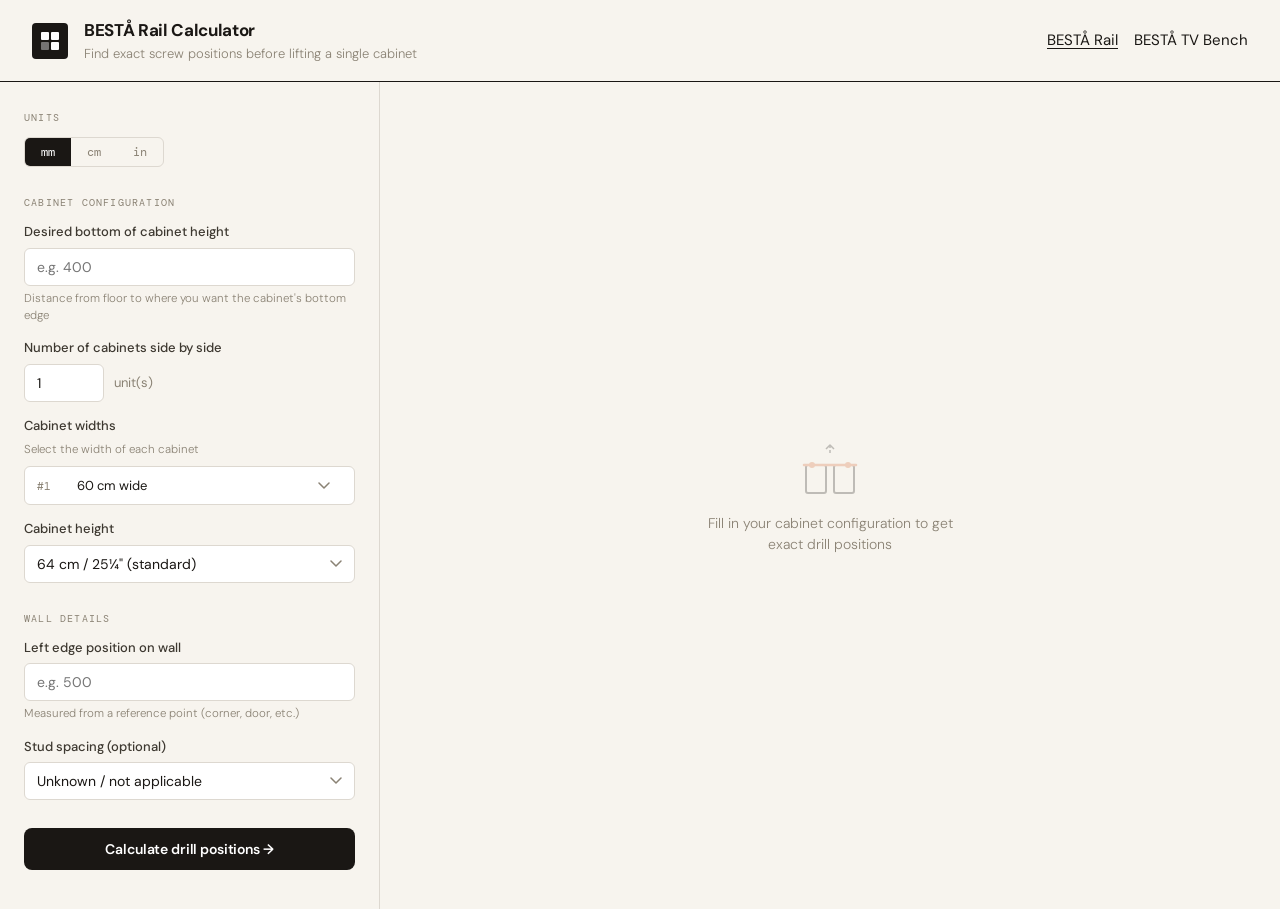
<file: index.html>
<!doctype html>
<html lang="en">
  <head>
    <meta charset="UTF-8" />
    <meta name="viewport" content="width=device-width, initial-scale=1.0" />
    <title>IKEA BESTÅ Suspension Rail Calculator — Exact Screw Positions</title>
    <meta name="description" content="Calculate exact wall screw positions for IKEA BESTÅ suspension rail installation. Supports 60 cm and 120 cm wide cabinet frames. Enter your layout, get precise measurements instantly — in mm, cm, or inches." />
    <meta name="keywords" content="IKEA BESTÅ, BESTÅ suspension rail, BESTÅ wall cabinet, wall cabinet installation, BESTÅ screw positions, BESTÅ rail calculator, IKEA wall mount, BESTÅ 60cm, BESTÅ 120cm" />
    <meta name="author" content="Westmoreland Creative" />
    <meta name="robots" content="index, follow" />
    <link rel="canonical" href="https://bestacalculator.com/" />

    <!-- Open Graph -->
    <meta property="og:type" content="website" />
    <meta property="og:url" content="https://bestacalculator.com/" />
    <meta property="og:site_name" content="BESTÅ Calculator" />
    <meta property="og:title" content="IKEA BESTÅ Suspension Rail Calculator — Exact Screw Positions" />
    <meta property="og:description" content="Calculate exact wall screw positions for IKEA BESTÅ suspension rail installation. Supports 60 cm and 120 cm wide cabinet frames." />
    <meta property="og:image" content="https://bestacalculator.com/og-image.png" />
    <meta property="og:locale" content="en_US" />

    <!-- Twitter Card -->
    <meta name="twitter:card" content="summary_large_image" />
    <meta name="twitter:title" content="IKEA BESTÅ Suspension Rail Calculator — Exact Screw Positions" />
    <meta name="twitter:description" content="Calculate exact wall screw positions for IKEA BESTÅ suspension rail installation. Supports 60 cm and 120 cm wide cabinet frames." />
    <meta name="twitter:image" content="https://bestacalculator.com/og-image.png" />

    <!-- Structured Data -->
    <script type="application/ld+json">
    {
      "@context": "https://schema.org",
      "@type": "WebApplication",
      "name": "IKEA BESTÅ Suspension Rail Calculator",
      "description": "Calculate exact wall screw positions for IKEA BESTÅ suspension rail installation. Supports 60 cm and 120 cm wide cabinet frames.",
      "url": "https://bestacalculator.com/",
      "applicationCategory": "UtilitiesApplication",
      "operatingSystem": "All",
      "isAccessibleForFree": true,
      "offers": {
        "@type": "Offer",
        "price": "0",
        "priceCurrency": "USD"
      },
      "author": {
        "@type": "Organization",
        "name": "Westmoreland Creative",
        "url": "https://westmorelandcreative.com"
      }
    }
    </script>

    <!-- Favicon / PWA -->
    <link rel="manifest" href="/manifest.webmanifest" />
    <meta name="theme-color" content="#1a1714" />

    <link rel="stylesheet" href="/styles.css" />
    <script
      async
      src="https://pagead2.googlesyndication.com/pagead/js/adsbygoogle.js?client=ca-pub-3399938065938082"
      crossorigin="anonymous"
    ></script>
    <script
      async
      src="https://www.googletagmanager.com/gtag/js?id=G-YNPZX0GEHW"
    ></script>
    <script>
      window.dataLayer = window.dataLayer || [];
      function gtag() {
        dataLayer.push(arguments);
      }
      gtag('js', new Date());

      gtag('config', 'G-YNPZX0GEHW');
    </script>
  </head>
  <body>
    <header>
      <div class="header-left">
        <div class="logo-mark">
          <svg
            viewBox="0 0 22 22"
            fill="none"
            xmlns="http://www.w3.org/2000/svg"
          >
            <rect x="2" y="2" width="8" height="8" rx="1" fill="white" />
            <rect x="12" y="2" width="8" height="8" rx="1" fill="white" />
            <rect
              x="2"
              y="12"
              width="8"
              height="8"
              rx="1"
              fill="white"
              opacity="0.4"
            />
            <rect x="12" y="12" width="8" height="8" rx="1" fill="white" />
          </svg>
        </div>
        <div>
          <h1>BESTÅ Rail Calculator</h1>
          <p>Find exact screw positions before lifting a single cabinet</p>
        </div>
      </div>
      <div class="header-right">
        <a class="active" href="/">BESTÅ Rail</a>
        <a href="/tv-bench">BESTÅ TV Bench</a>
      </div>
    </header>

    <div class="layout">
      <aside class="sidebar">
        <div>
          <div class="section-label">Units</div>
          <div class="units-toggle">
            <button class="active" onclick="setUnit('mm')">mm</button>
            <button onclick="setUnit('cm')">cm</button>
            <button onclick="setUnit('in')">in</button>
          </div>
        </div>

        <div>
          <div class="section-label">Cabinet configuration</div>
          <div class="field-group">
            <div class="field">
              <label>Desired bottom of cabinet height</label>
              <input
                type="number"
                id="bottom-height"
                placeholder="e.g. 400"
                min="0"
                step="1"
              />
              <div class="hint" id="bottom-hint">
                Distance from floor to where you want the cabinet's bottom edge
              </div>
            </div>

            <div class="field">
              <label>Number of cabinets side by side</label>
              <div class="cabinet-count">
                <input
                  type="number"
                  id="num-cabinets"
                  value="1"
                  min="1"
                  max="8"
                  step="1"
                  style="width: 80px"
                />
                <span style="font-size: 13px; color: var(--muted)"
                  >unit(s)</span
                >
              </div>
            </div>

            <div class="field">
              <label id="units-label">Cabinet widths</label>
              <div class="hint" style="margin-bottom: 8px">
                Select the width of each cabinet
              </div>
              <div id="cabinet-selects" class="field-group"></div>
            </div>

            <div class="field">
              <label>Cabinet height</label>
              <select id="cabinet-height">
                <option value="380">38 cm / 15" (short)</option>
                <option value="640" selected>64 cm / 25¼" (standard)</option>
              </select>
            </div>
          </div>
        </div>

        <div>
          <div class="section-label">Wall details</div>
          <div class="field-group">
            <div class="field">
              <label>Left edge position on wall</label>
              <input
                type="number"
                id="left-edge"
                placeholder="e.g. 500"
                min="0"
                step="1"
              />
              <div class="hint">
                Measured from a reference point (corner, door, etc.)
              </div>
            </div>
            <div class="field">
              <label>Stud spacing (optional)</label>
              <select id="stud-spacing">
                <option value="0">Unknown / not applicable</option>
                <option value="400">40 cm / 400 mm (European standard)</option>
                <option value="406">16" / 406 mm (North American)</option>
                <option value="600">60 cm / 600 mm (some European)</option>
                <option value="610">24" / 610 mm (North American alt)</option>
              </select>
            </div>
          </div>
        </div>

        <button class="btn-primary" onclick="calculate()">
          Calculate drill positions →
        </button>
      </aside>

      <main class="main">
        <div class="placeholder" id="placeholder">
          <svg width="64" height="64" viewBox="0 0 64 64" fill="none">
            <rect
              x="8"
              y="28"
              width="20"
              height="28"
              rx="2"
              stroke="#1A1714"
              stroke-width="2"
            />
            <rect
              x="36"
              y="28"
              width="20"
              height="28"
              rx="2"
              stroke="#1A1714"
              stroke-width="2"
            />
            <line
              x1="6"
              y1="28"
              x2="58"
              y2="28"
              stroke="#D4622A"
              stroke-width="2.5"
              stroke-linecap="round"
            />
            <circle cx="14" cy="28" r="3" fill="#D4622A" />
            <circle cx="50" cy="28" r="3" fill="#D4622A" />
            <line
              x1="32"
              y1="16"
              x2="32"
              y2="8"
              stroke="#1A1714"
              stroke-width="1.5"
              stroke-dasharray="3 2"
            />
            <polyline
              points="28,12 32,8 36,12"
              stroke="#1A1714"
              stroke-width="1.5"
              stroke-linejoin="round"
              fill="none"
            />
          </svg>
          <p>Fill in your cabinet configuration to get exact drill positions</p>
        </div>
        <div class="results" id="results" style="display: none"></div>
      </main>
    </div>

    <script>
      // ── Constants (all in mm) ──────────────────────────────────────────────
      const CABINET_WIDTHS_MM = { 60: 600, 120: 1200 };
      // The BESTA suspension rail hook engages near the very top of the cabinet.
      // Empirically confirmed on a 64 cm cabinet: bottom at 36.25 cm, screw centre at 95.6 cm
      // → offset = (36.25 + 64) - 95.6 = 4.65 cm = 46.5 mm
      const RAIL_SCREW_OFFSET_FROM_TOP = 46.5; // mm: how far below cabinet top the rail screw centre is
      // Rail width matches cabinet width (one 60cm rail per 60cm cabinet, two for 120cm)
      // The rail screw holes sit at the very top of the rail strip (≈ 10mm from rail's own top edge)
      // But from the CABINET's perspective: the hook on the cabinet back sits at top - 37mm

      // BESTA frame widths (nominal mm)
      // 60cm frame: 598mm actual
      // 120cm frame: 1196mm actual (gap between is ~4mm filler)
      const FRAME_ACTUAL = { 60: 598, 120: 1196 };

      let currentUnit = 'mm';

      function setUnit(u) {
        currentUnit = u;
        document.querySelectorAll('.units-toggle button').forEach((b) => {
          b.classList.toggle('active', b.textContent === u);
        });
        const hint = document.getElementById('bottom-hint');
        const labels = {
          mm: "Distance from floor to where you want the cabinet's bottom edge",
          cm: 'Distance from floor to bottom edge of cabinet',
          in: 'Distance from floor to bottom edge of cabinet',
        };
        hint.textContent = labels[u];
        document.getElementById('units-label').textContent =
          `Cabinet widths (${u === 'in' ? 'inches' : u})`;
        updateSelectLabels();
        gtag('event', 'unit_change', { calculator: 'suspension_rail', unit: u });
      }

      function toMM(v) {
        if (currentUnit === 'cm') return v * 10;
        if (currentUnit === 'in') return v * 25.4;
        return v;
      }

      function fromMM(v) {
        if (currentUnit === 'cm') return +(v / 10).toFixed(1);
        if (currentUnit === 'in') return +(v / 25.4).toFixed(3);
        return Math.round(v);
      }

      function fmt(mm) {
        const v = fromMM(mm);
        if (currentUnit === 'in') {
          // Show as decimal and fraction
          const whole = Math.floor(v);
          const frac = v - whole;
          const fracs = [
            [1 / 2, '½'],
            [1 / 4, '¼'],
            [3 / 4, '¾'],
            [1 / 8, '⅛'],
            [3 / 8, '⅜'],
            [5 / 8, '⅝'],
            [7 / 8, '⅞'],
          ];
          for (const [f, s] of fracs) {
            if (Math.abs(frac - f) < 0.02)
              return `${whole > 0 ? whole : ''}${s}"`;
          }
          return `${v.toFixed(2)}"`;
        }
        if (currentUnit === 'cm') return `${v} cm`;
        return `${v} mm`;
      }

      function updateSelectLabels() {
        const selects = document.querySelectorAll('#cabinet-selects select');
        selects.forEach((s) => {
          const val = s.value;
          s.innerHTML = unitOptions();
          s.value = val;
        });
      }

      function unitOptions() {
        if (currentUnit === 'in') {
          return `<option value="60">23⅝" wide</option><option value="120">47¼" wide</option>`;
        }
        return `<option value="60">60 cm wide</option><option value="120">120 cm wide</option>`;
      }

      function rebuildSelects() {
        const n = parseInt(document.getElementById('num-cabinets').value) || 1;
        const container = document.getElementById('cabinet-selects');
        const existing = container.querySelectorAll('select');
        const vals = [...existing].map((s) => s.value);

        container.innerHTML = '';
        for (let i = 0; i < n; i++) {
          const row = document.createElement('div');
          row.className = 'unit-row';
          row.innerHTML = `<span class="unit-label">#${i + 1}</span><select>${unitOptions()}</select>`;
          if (vals[i]) row.querySelector('select').value = vals[i];
          container.appendChild(row);
        }
      }

      document
        .getElementById('num-cabinets')
        .addEventListener('input', rebuildSelects);
      rebuildSelects();

      function calculate() {
        const bottomHeightInput = parseFloat(
          document.getElementById('bottom-height').value,
        );
        if (isNaN(bottomHeightInput) || bottomHeightInput < 0) {
          alert('Please enter a valid bottom height.');
          return;
        }
        const bottomHeightMM = toMM(bottomHeightInput);
        const cabinetHeightMM = parseInt(
          document.getElementById('cabinet-height').value,
        );
        const topHeightMM = bottomHeightMM + cabinetHeightMM;

        // Rail screw centre height from floor
        const railScrewHeightMM = topHeightMM - RAIL_SCREW_OFFSET_FROM_TOP;

        // Gather cabinet widths
        const selects = document.querySelectorAll('#cabinet-selects select');
        const cabWidths = [...selects].map((s) => parseInt(s.value)); // in cm keys

        const leftEdgeInput =
          parseFloat(document.getElementById('left-edge').value) || 0;
        const leftEdgeMM = toMM(leftEdgeInput);
        const studSpacing = parseInt(
          document.getElementById('stud-spacing').value,
        );

        // Build cabinet layout
        let cumulativeX = leftEdgeMM;
        const cabinets = cabWidths.map((w, i) => {
          const actualW = FRAME_ACTUAL[String(w)];
          const numRails = w === 60 ? 1 : 2;
          const rails = [];

          if (w === 60) {
            // Single rail, centred within cabinet
            rails.push({
              x: cumulativeX + actualW / 2,
              label: `Rail ${i + 1}`,
            });
          } else {
            // Two rails at ¼ and ¾ positions
            rails.push({
              x: cumulativeX + actualW * 0.25,
              label: `Rail ${i + 1}A`,
            });
            rails.push({
              x: cumulativeX + actualW * 0.75,
              label: `Rail ${i + 1}B`,
            });
          }

          const cab = {
            index: i + 1,
            width: w,
            actualW,
            startX: cumulativeX,
            endX: cumulativeX + actualW,
            numRails,
            rails,
          };
          cumulativeX += actualW + 4; // 4mm gap between frames
          return cab;
        });

        const totalWidthMM = cumulativeX - leftEdgeMM - 4;

        // Stud hint
        let studHints = [];
        if (studSpacing > 0) {
          // Starting from leftEdge, find where studs would be within cabinet range
          const start = leftEdgeMM;
          const end = leftEdgeMM + totalWidthMM;
          for (let x = 0; x <= end + studSpacing; x += studSpacing) {
            if (x >= start - studSpacing && x <= end + studSpacing)
              studHints.push(x);
          }
        }

        // Render
        document.getElementById('placeholder').style.display = 'none';
        const resultsEl = document.getElementById('results');
        resultsEl.style.display = 'flex';

        resultsEl.innerHTML = `
    <div class="result-header">
      <h2>Drill positions for your BESTÅ</h2>
      <p>${cabWidths.length} cabinet${cabWidths.length > 1 ? 's' : ''} · ${fmt(totalWidthMM)} total width · ${document.getElementById('cabinet-height').options[document.getElementById('cabinet-height').selectedIndex].text}</p>
    </div>

    ${renderKeyMeasurements(bottomHeightMM, topHeightMM, railScrewHeightMM, totalWidthMM)}
    ${renderCabinetCards(cabinets, railScrewHeightMM)}
    ${renderDiagram(cabinets, bottomHeightMM, topHeightMM, railScrewHeightMM, leftEdgeMM, studHints)}
    ${renderInstructions(cabinets, railScrewHeightMM)}
  `;
        gtag('event', 'calculate', {
          calculator: 'suspension_rail',
          cabinet_count: cabWidths.length,
          cabinet_height_mm: cabinetHeightMM,
          stud_spacing: studSpacing,
          unit: currentUnit,
        });
      }

      function renderKeyMeasurements(bottom, top, railH, totalW) {
        return `
    <div class="card">
      <div class="card-header">
        <div class="icon" style="background:var(--accent-soft)">
          <svg width="16" height="16" viewBox="0 0 16 16" fill="none"><path d="M2 8h12M8 2v12" stroke="#D4622A" stroke-width="1.5" stroke-linecap="round"/><circle cx="8" cy="8" r="2.5" stroke="#D4622A" stroke-width="1.5"/></svg>
        </div>
        <h3>Key heights from floor</h3>
      </div>
      <div class="card-body">
        <div class="measurement-row">
          <span class="m-label">Cabinet bottom edge</span>
          <span class="m-value">${fmt(bottom)}</span>
        </div>
        <div class="measurement-row">
          <span class="m-label">Cabinet top edge</span>
          <span class="m-value">${fmt(top)}</span>
        </div>
        <div class="measurement-row highlight">
          <span class="m-label">🎯 Rail screw centre height</span>
          <span class="m-value">${fmt(railH)}</span>
        </div>
        <div class="note">
          <svg width="16" height="16" viewBox="0 0 16 16" fill="none"><circle cx="8" cy="8" r="6.5" stroke="#2E6B4A" stroke-width="1.3"/><path d="M8 7v4M8 5.5v.5" stroke="#2E6B4A" stroke-width="1.3" stroke-linecap="round"/></svg>
          <span>Draw a perfectly level line at <strong>${fmt(railH)}</strong> from the floor. This is where every screw goes — on this single horizontal line.</span>
        </div>
      </div>
    </div>
  `;
      }

      function renderCabinetCards(cabinets, railH) {
        return cabinets
          .map((cab) => {
            const railRows = cab.rails
              .map(
                (r) => `
      <div class="measurement-row blue">
        <span class="m-label">${r.label} — rail centre from left edge</span>
        <span class="m-value">${fmt(r.x)}</span>
      </div>
    `,
              )
              .join('');

            const railNote =
              cab.width === 120
                ? `<div class="note"><svg width="16" height="16" viewBox="0 0 16 16" fill="none"><circle cx="8" cy="8" r="6.5" stroke="#2E6B4A" stroke-width="1.3"/><path d="M8 7v4M8 5.5v.5" stroke="#2E6B4A" stroke-width="1.3" stroke-linecap="round"/></svg><span>120 cm frames need <strong>2 rails</strong>, positioned at roughly ¼ and ¾ across the cabinet width.</span></div>`
                : '';

            return `
      <div class="card">
        <div class="card-header">
          <div class="icon" style="background:#EEF2FF">
            <svg width="16" height="16" viewBox="0 0 16 16" fill="none"><rect x="2" y="6" width="12" height="8" rx="1.5" stroke="#3D50C3" stroke-width="1.3"/><path d="M5 6V4.5a3 3 0 016 0V6" stroke="#3D50C3" stroke-width="1.3" stroke-linecap="round"/></svg>
          </div>
          <h3>Cabinet ${cab.index} — ${cab.width} cm wide</h3>
        </div>
        <div class="card-body">
          <div class="measurement-row">
            <span class="m-label">Left edge of cabinet</span>
            <span class="m-value">${fmt(cab.startX)}</span>
          </div>
          <div class="measurement-row">
            <span class="m-label">Right edge of cabinet</span>
            <span class="m-value">${fmt(cab.endX)}</span>
          </div>
          ${railRows}
          ${railNote}
        </div>
      </div>
    `;
          })
          .join('');
      }

      function renderDiagram(
        cabinets,
        bottom,
        top,
        railH,
        leftEdge,
        studHints,
      ) {
        const allRight = cabinets[cabinets.length - 1].endX;
        const totalW = allRight - leftEdge;

        // SVG coordinate system
        const W = 660,
          H = 300;
        const margin = { top: 30, right: 60, bottom: 40, left: 70 };
        const drawW = W - margin.left - margin.right;
        const drawH = H - margin.top - margin.bottom;

        // Map mm → SVG
        const xScale = (v) => margin.left + ((v - leftEdge) / totalW) * drawW;
        const maxH = top + 60;
        const yScale = (v) => H - margin.bottom - (v / maxH) * drawH;

        let svgContent = '';

        // Floor line
        svgContent += `<line x1="${margin.left}" y1="${yScale(0)}" x2="${W - margin.right}" y2="${yScale(0)}" stroke="#8A8274" stroke-width="1" stroke-dasharray="4 3"/>`;
        svgContent += `<text x="${margin.left - 5}" y="${yScale(0) + 4}" text-anchor="end" font-size="9" fill="#8A8274" font-family="DM Mono,monospace">FLOOR</text>`;

        // Rail line (the target height)
        svgContent += `<line x1="${margin.left}" y1="${yScale(railH)}" x2="${W - margin.right}" y2="${yScale(railH)}" stroke="#D4622A" stroke-width="2" stroke-dasharray="6 3"/>`;
        svgContent += `<text x="${W - margin.right + 6}" y="${yScale(railH) + 4}" font-size="9" fill="#D4622A" font-family="DM Mono,monospace">${fmt(railH)}</text>`;

        // Cabinet top line
        svgContent += `<line x1="${margin.left}" y1="${yScale(top)}" x2="${W - margin.right}" y2="${yScale(top)}" stroke="#3D3830" stroke-width="1" stroke-dasharray="3 3" opacity="0.4"/>`;
        svgContent += `<text x="${W - margin.right + 6}" y="${yScale(top) + 4}" font-size="9" fill="#3D3830" font-family="DM Mono,monospace" opacity="0.6">${fmt(top)}</text>`;

        // Stud lines
        if (studHints && studHints.length > 0) {
          studHints.forEach((sx) => {
            const px = xScale(sx);
            if (px >= margin.left && px <= W - margin.right) {
              svgContent += `<line x1="${px}" y1="${yScale(0)}" x2="${px}" y2="${margin.top}" stroke="#8A8274" stroke-width="1" stroke-dasharray="3 3" opacity="0.5"/>`;
            }
          });
        }

        // Cabinets
        cabinets.forEach((cab, i) => {
          const x1 = xScale(cab.startX);
          const x2 = xScale(cab.endX);
          const y1 = yScale(top);
          const y2 = yScale(bottom);
          svgContent += `<rect x="${x1 + 1}" y="${y1}" width="${x2 - x1 - 2}" height="${y2 - y1}" fill="#F0DDD4" stroke="#D4622A" stroke-width="1.5" rx="2"/>`;
          // Cabinet label
          svgContent += `<text x="${(x1 + x2) / 2}" y="${(y1 + y2) / 2 + 5}" text-anchor="middle" font-size="11" fill="#3D3830" font-family="DM Sans,sans-serif" font-weight="500">#${i + 1} — ${cab.width}cm</text>`;

          // Rail screw markers
          cab.rails.forEach((r) => {
            const rx = xScale(r.x);
            const ry = yScale(railH);
            svgContent += `<circle cx="${rx}" cy="${ry}" r="6" fill="#D4622A" stroke="white" stroke-width="1.5"/>`;
            svgContent += `<line x1="${rx}" y1="${ry - 6}" x2="${rx}" y2="${yScale(top) + 1}" stroke="#D4622A" stroke-width="1" stroke-dasharray="2 2" opacity="0.6"/>`;
          });
        });

        // Dimension arrow: bottom height
        const arrowX = margin.left - 22;
        svgContent += `
    <line x1="${arrowX}" y1="${yScale(0)}" x2="${arrowX}" y2="${yScale(bottom)}" stroke="#1A1714" stroke-width="1"/>
    <line x1="${arrowX - 4}" y1="${yScale(bottom) + 3}" x2="${arrowX}" y2="${yScale(bottom) - 2}" stroke="#1A1714" stroke-width="1"/>
    <line x1="${arrowX + 4}" y1="${yScale(bottom) + 3}" x2="${arrowX}" y2="${yScale(bottom) - 2}" stroke="#1A1714" stroke-width="1"/>
    <text transform="translate(${arrowX - 8}, ${(yScale(0) + yScale(bottom)) / 2}) rotate(-90)" text-anchor="middle" font-size="9" fill="#3D3830" font-family="DM Mono,monospace">${fmt(bottom)}</text>
  `;

        // Legend
        let legendSvg = `
    <circle cx="${margin.left + 12}" cy="${H - 10}" r="5" fill="#D4622A"/>
    <text x="${margin.left + 22}" y="${H - 6}" font-size="9" fill="#3D3830" font-family="DM Sans,sans-serif">Rail centre</text>
    <line x1="${margin.left + 90}" y1="${H - 10}" x2="${margin.left + 106}" y2="${H - 10}" stroke="#D4622A" stroke-width="2" stroke-dasharray="4 2"/>
    <text x="${margin.left + 112}" y="${H - 6}" font-size="9" fill="#3D3830" font-family="DM Sans,sans-serif">Rail height line</text>
  `;
        if (studHints && studHints.length > 0) {
          legendSvg += `
    <line x1="${margin.left + 208}" y1="${H - 14}" x2="${margin.left + 208}" y2="${H - 4}" stroke="#8A8274" stroke-width="1" stroke-dasharray="3 3" opacity="0.8"/>
    <text x="${margin.left + 216}" y="${H - 6}" font-size="9" fill="#3D3830" font-family="DM Sans,sans-serif">Stud</text>
  `;
        }
        svgContent += legendSvg;

        return `
    <div class="diagram-wrap">
      <h3>Wall diagram (front view)</h3>
      <svg class="diagram" viewBox="0 0 ${W} ${H}" xmlns="http://www.w3.org/2000/svg">
        ${svgContent}
      </svg>
    </div>
  `;
      }

      function renderInstructions(cabinets, railH) {
        const allRails = cabinets.flatMap((c) => c.rails);

        const railList = allRails
          .map((r) => `<strong>${r.label}</strong> at ${fmt(r.x)}`)
          .join(', ');

        return `
    <div class="card">
      <div class="card-header">
        <div class="icon" style="background:var(--green-soft)">
          <svg width="16" height="16" viewBox="0 0 16 16" fill="none"><path d="M3 8l3 3 7-7" stroke="#2E6B4A" stroke-width="1.5" stroke-linecap="round" stroke-linejoin="round"/></svg>
        </div>
        <h3>Step-by-step installation</h3>
      </div>
      <div class="card-body">
        <div class="steps-list">
          <div class="step"><div class="step-num">1</div><div class="step-text">Assemble your BESTÅ cabinet(s) fully on the floor — doors, hinges, everything except legs.</div></div>
          <div class="step"><div class="step-num">2</div><div class="step-text">Draw a perfectly <strong>level horizontal line</strong> on the wall at <strong>${fmt(railH)}</strong> from the floor. Use a laser level or spirit level. This single line is where all your screws go.</div></div>
          <div class="step"><div class="step-num">3</div><div class="step-text">Mark the <strong>vertical positions</strong> of each rail screw along that line: ${railList}.</div></div>
          <div class="step"><div class="step-num">4</div><div class="step-text"><strong>Find studs</strong> along that line using a stud finder. The BESTÅ rail has many holes — there's always one near a stud. If there's no stud, use rated drywall anchors (at least 75 lbs / 35 kg each).</div></div>
          <div class="step"><div class="step-num">5</div><div class="step-text">Hold each rail against the wall, centred horizontally on its cabinet position. The <strong>top edge of the rail</strong> sits on your line. Mark through the holes that align with studs or chosen anchor spots.</div></div>
          <div class="step"><div class="step-num">6</div><div class="step-text">Drill and <strong>install anchors or drive screws</strong> into studs. Mount all rails. Use a connector clip to join adjacent rails for perfect alignment.</div></div>
          <div class="step"><div class="step-num">7</div><div class="step-text"><strong>Hook the cabinet</strong> onto the rail from above — you'll need ≥ 5 cm (2") clearance above the cabinet to ceiling to tilt it up onto the rail. The clips on the cabinet back click onto the rail.</div></div>
          <div class="step"><div class="step-num">8</div><div class="step-text">Secure with the <strong>locking clips and screws</strong> included with the rail. Check level and adjust. Snap on the white plastic covers.</div></div>
        </div>
        <div class="warn">
          <svg width="16" height="16" viewBox="0 0 16 16" fill="none" style="flex-shrink:0;margin-top:1px"><path d="M8 2L1.5 13.5h13L8 2z" stroke="#E8A020" stroke-width="1.3" fill="none"/><path d="M8 7v3M8 11.5v.5" stroke="#E8A020" stroke-width="1.3" stroke-linecap="round"/></svg>
          <span><strong>Not for BESTÅ TV benches.</strong> The suspension rail system only works with BESTÅ cabinet frames (60 cm and 120 cm wide), not the wide TV bench units. TV benches have their own separate wall-anchoring method.</span>
        </div>
      </div>
    </div>
  `;
      }
    </script>
  </body>
</html>
</file>
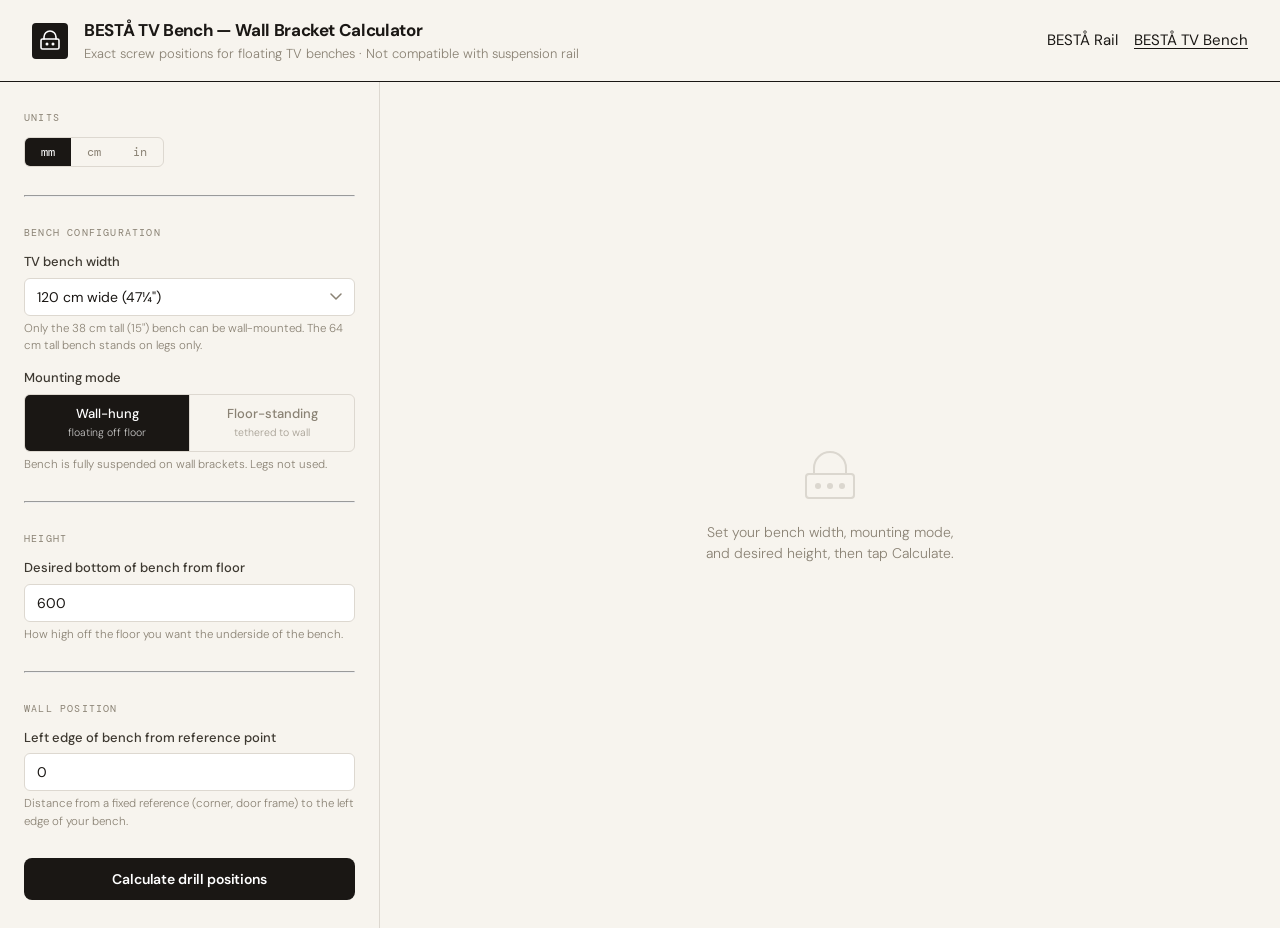
<file: tv-bench.html>
<!doctype html>
<html lang="en">
  <head>
    <meta charset="UTF-8" />
    <meta name="viewport" content="width=device-width, initial-scale=1.0" />
    <title>IKEA BESTÅ TV Bench Wall Bracket Calculator — Exact Screw Positions</title>
    <meta name="description" content="Calculate exact wall bracket screw positions for floating IKEA BESTÅ TV benches. Supports 120 cm and 180 cm wide benches in wall-hung and floor-standing-with-tether modes." />
    <meta name="keywords" content="IKEA BESTÅ, BESTÅ TV bench, floating TV bench, wall bracket calculator, BESTÅ screw positions, IKEA TV bench installation, BESTÅ 120cm, BESTÅ 180cm, BESTÅ wall-hung" />
    <meta name="author" content="Westmoreland Creative" />
    <meta name="robots" content="index, follow" />
    <link rel="canonical" href="https://bestacalculator.com/tv-bench" />

    <!-- Open Graph -->
    <meta property="og:type" content="website" />
    <meta property="og:url" content="https://bestacalculator.com/tv-bench" />
    <meta property="og:site_name" content="BESTÅ Calculator" />
    <meta property="og:title" content="IKEA BESTÅ TV Bench Wall Bracket Calculator — Exact Screw Positions" />
    <meta property="og:description" content="Calculate exact wall bracket screw positions for floating IKEA BESTÅ TV benches. Supports 120 cm and 180 cm wide benches." />
    <meta property="og:image" content="https://bestacalculator.com/og-image.png" />
    <meta property="og:locale" content="en_US" />

    <!-- Twitter Card -->
    <meta name="twitter:card" content="summary_large_image" />
    <meta name="twitter:title" content="IKEA BESTÅ TV Bench Wall Bracket Calculator — Exact Screw Positions" />
    <meta name="twitter:description" content="Calculate exact wall bracket screw positions for floating IKEA BESTÅ TV benches. Supports 120 cm and 180 cm wide benches." />
    <meta name="twitter:image" content="https://bestacalculator.com/og-image.png" />

    <!-- Structured Data -->
    <script type="application/ld+json">
    {
      "@context": "https://schema.org",
      "@type": "WebApplication",
      "name": "IKEA BESTÅ TV Bench Wall Bracket Calculator",
      "description": "Calculate exact wall bracket screw positions for floating IKEA BESTÅ TV benches. Supports 120 cm and 180 cm wide benches in wall-hung and floor-standing-with-tether modes.",
      "url": "https://bestacalculator.com/tv-bench",
      "applicationCategory": "UtilitiesApplication",
      "operatingSystem": "All",
      "isAccessibleForFree": true,
      "offers": {
        "@type": "Offer",
        "price": "0",
        "priceCurrency": "USD"
      },
      "author": {
        "@type": "Organization",
        "name": "Westmoreland Creative",
        "url": "https://westmorelandcreative.com"
      }
    }
    </script>

    <!-- Favicon / PWA -->
    <link rel="manifest" href="/manifest.webmanifest" />
    <meta name="theme-color" content="#1a1714" />

    <link rel="stylesheet" href="/styles.css" />
    <script
      async
      src="https://pagead2.googlesyndication.com/pagead/js/adsbygoogle.js?client=ca-pub-3399938065938082"
      crossorigin="anonymous"
    ></script>
    <script
      async
      src="https://www.googletagmanager.com/gtag/js?id=G-YNPZX0GEHW"
    ></script>
    <script>
      window.dataLayer = window.dataLayer || [];
      function gtag() {
        dataLayer.push(arguments);
      }
      gtag('js', new Date());

      gtag('config', 'G-YNPZX0GEHW');
    </script>
  </head>
  <body>
    <header>
      <div class="header-left">
        <div class="logo-mark">
          <svg
            viewBox="0 0 22 22"
            fill="none"
            xmlns="http://www.w3.org/2000/svg"
          >
            <rect
              x="2"
              y="9"
              width="18"
              height="10"
              rx="1.5"
              stroke="white"
              stroke-width="1.6"
            />
            <path
              d="M5 9V7a6 6 0 0112 0v2"
              stroke="white"
              stroke-width="1.6"
              stroke-linecap="round"
            />
            <circle cx="8" cy="14" r="1.5" fill="white" />
            <circle cx="14" cy="14" r="1.5" fill="white" />
          </svg>
        </div>
        <div>
          <h1>BESTÅ TV Bench — Wall Bracket Calculator</h1>
          <p>
            Exact screw positions for floating TV benches · Not compatible with
            suspension rail
          </p>
        </div>
      </div>
      <div class="header-right">
        <a href="/">BESTÅ Rail</a>
        <a class="active" href="/tv-bench">BESTÅ TV Bench</a>
      </div>
    </header>

    <div class="layout">
      <aside class="sidebar">
        <div>
          <div class="section-label">Units</div>
          <div class="units-toggle">
            <button class="active" onclick="setUnit('mm')">mm</button>
            <button onclick="setUnit('cm')">cm</button>
            <button onclick="setUnit('in')">in</button>
          </div>
        </div>

        <hr class="divider" />

        <div>
          <div class="section-label">Bench configuration</div>
          <div class="field-group">
            <div class="field">
              <label>TV bench width</label>
              <select id="benchWidth" onchange="onConfigChange()">
                <option value="120">120 cm wide (47¼")</option>
                <option value="180">180 cm wide (70⅞")</option>
              </select>
              <div class="hint">
                Only the 38 cm tall (15") bench can be wall-mounted. The 64 cm
                tall bench stands on legs only.
              </div>
            </div>

            <div class="field">
              <label>Mounting mode</label>
              <div class="bench-mode-toggle">
                <button
                  class="active"
                  id="modeWallBtn"
                  onclick="setMode('wall')"
                >
                  Wall-hung<br /><span
                    style="font-size: 10.5px; font-weight: 300; opacity: 0.75"
                    >floating off floor</span
                  >
                </button>
                <button id="modeFloorBtn" onclick="setMode('floor')">
                  Floor-standing<br /><span
                    style="font-size: 10.5px; font-weight: 300; opacity: 0.75"
                    >tethered to wall</span
                  >
                </button>
              </div>
              <div class="hint" id="modeHint">
                Bench is fully suspended on wall brackets. Legs not used.
              </div>
            </div>
          </div>
        </div>

        <hr class="divider" />

        <div id="heightSection">
          <div class="section-label">Height</div>
          <div class="field-group">
            <div class="field" id="bottomHeightField">
              <label id="bottomHeightLabel"
                >Desired bottom of bench from floor</label
              >
              <input
                type="number"
                id="bottomHeight"
                value="600"
                min="0"
                step="1"
                oninput="onConfigChange()"
              />
              <div class="hint" id="bottomHeightHint">
                How high off the floor you want the underside of the bench.
              </div>
            </div>
          </div>
        </div>

        <hr class="divider" />

        <div>
          <div class="section-label">Wall position</div>
          <div class="field-group">
            <div class="field">
              <label>Left edge of bench from reference point</label>
              <input
                type="number"
                id="leftEdge"
                value="0"
                min="0"
                step="1"
                oninput="onConfigChange()"
              />
              <div class="hint">
                Distance from a fixed reference (corner, door frame) to the left
                edge of your bench.
              </div>
            </div>
          </div>
        </div>

        <button class="btn-primary" onclick="calculate(true)">
          Calculate drill positions
        </button>
      </aside>

      <main class="main" id="main">
        <div class="placeholder">
          <svg
            width="64"
            height="64"
            viewBox="0 0 64 64"
            fill="none"
            xmlns="http://www.w3.org/2000/svg"
          >
            <rect
              x="8"
              y="28"
              width="48"
              height="24"
              rx="3"
              stroke="#8A8274"
              stroke-width="2"
            />
            <path
              d="M16 28V22a16 16 0 0132 0v6"
              stroke="#8A8274"
              stroke-width="2"
              stroke-linecap="round"
            />
            <circle cx="20" cy="40" r="3" fill="#8A8274" />
            <circle cx="32" cy="40" r="3" fill="#8A8274" />
            <circle cx="44" cy="40" r="3" fill="#8A8274" />
          </svg>
          <p>
            Set your bench width, mounting mode, and desired height, then tap
            Calculate.
          </p>
        </div>
      </main>
    </div>

    <script>
      // ─────────────────────────────────────────────
      // CONSTANTS (all in mm)
      // Source: IKEA BESTÅ TV bench assembly PDFs
      //   120cm: AA-1402060, 180cm: AA-1402080
      //
      // Bracket positions from LEFT edge of bench:
      //   120cm: bracket at 44mm and 644mm  (spacing = 600mm)
      //   180cm: brackets at 43mm, 643mm, 1157mm, 1757mm
      //          (gaps = 600 + 514 + 600)
      //
      // Bracket wall-screw height = 80mm from bottom of bench
      // (measured at bench bottom in wall-hung mode)
      // ─────────────────────────────────────────────

      const BRACKET_CONFIGS = {
        120: {
          benchWidthMM: 1200,
          benchHeightMM: 380,
          brackets: [44, 644], // from left edge of bench
          bracketScrewOffsetMM: 80, // from bottom of bench to screw centre
        },
        180: {
          benchWidthMM: 1800,
          benchHeightMM: 380,
          brackets: [43, 643, 1157, 1757],
          bracketScrewOffsetMM: 80,
        },
      };

      // Leg height for floor-standing mode
      // STUBBARP / NANNARP (standard) = 100mm; adjustable range ~90–115mm
      // We use 100mm as the default — user can't change legs height since
      // it only affects how far the bench sits above the floor, not the
      // bracket-to-bench geometry.
      const LEG_HEIGHT_MM = 100;

      let unit = 'mm';
      let mode = 'wall'; // 'wall' or 'floor'

      function setUnit(u) {
        unit = u;
        document
          .querySelectorAll('.units-toggle button')
          .forEach((b) => b.classList.toggle('active', b.textContent === u));
        // Re-sync input placeholder values to selected unit
        syncInputPlaceholders();
        onConfigChange();
        gtag('event', 'unit_change', { calculator: 'tv_bench', unit: u });
      }

      function setMode(m) {
        mode = m;
        document
          .getElementById('modeWallBtn')
          .classList.toggle('active', m === 'wall');
        document
          .getElementById('modeFloorBtn')
          .classList.toggle('active', m === 'floor');

        if (m === 'wall') {
          document.getElementById('bottomHeightLabel').textContent =
            'Desired bottom of bench from floor';
          document.getElementById('bottomHeightHint').textContent =
            'How high off the floor you want the underside of the bench.';
          document.getElementById('modeHint').textContent =
            'Bench is fully suspended on wall brackets. Legs not used.';
        } else {
          document.getElementById('bottomHeightLabel').textContent =
            'Leg height (floor to underside of bench)';
          document.getElementById('bottomHeightHint').textContent =
            `Standard STUBBARP/NANNARP legs are 10 cm. Adjust if using different legs.`;
          document.getElementById('modeHint').textContent =
            'Bench rests on legs. Wall brackets are tethers only — they prevent tip-over, not carry the weight.';
          // Set a sensible default for leg height
          const input = document.getElementById('bottomHeight');
          if (parseFloat(input.value) > 200 && unit === 'mm') input.value = 100;
          if (parseFloat(input.value) > 20 && unit === 'cm') input.value = 10;
          if (parseFloat(input.value) > 8 && unit === 'in') input.value = '3.9';
        }
        gtag('event', 'mode_change', { calculator: 'tv_bench', mode: m });
        onConfigChange();
      }

      function syncInputPlaceholders() {
        // Keep input values consistent when switching units
        // (values are stored and read in display unit)
      }

      function toMM(val) {
        if (unit === 'mm') return parseFloat(val);
        if (unit === 'cm') return parseFloat(val) * 10;
        if (unit === 'in') return parseFloat(val) * 25.4;
        return parseFloat(val);
      }

      function fmt(mm) {
        if (unit === 'mm') return `${Math.round(mm)} mm`;
        if (unit === 'cm') return `${(mm / 10).toFixed(1)} cm`;
        if (unit === 'in') return `${(mm / 25.4).toFixed(2)}"`;
      }

      function fmtShort(mm) {
        if (unit === 'mm') return `${Math.round(mm)}`;
        if (unit === 'cm') return `${(mm / 10).toFixed(1)}`;
        if (unit === 'in') return `${(mm / 25.4).toFixed(2)}`;
      }

      function onConfigChange() {
        // Live-update if results already shown
        const main = document.getElementById('main');
        if (main.querySelector('.results')) calculate();
      }

      function calculate(fromUser = false) {
        const widthKey = parseInt(document.getElementById('benchWidth').value);
        const cfg = BRACKET_CONFIGS[widthKey];
        const bottomInputMM = toMM(
          document.getElementById('bottomHeight').value || 0,
        );
        const leftEdgeMM = toMM(document.getElementById('leftEdge').value || 0);

        // In wall-hung mode: bottomInputMM is the desired bench bottom height from floor
        // In floor-standing mode: bottomInputMM is the leg height (bench bottom from floor)
        const benchBottomFromFloor = bottomInputMM;
        const benchTopFromFloor = benchBottomFromFloor + cfg.benchHeightMM;

        // Wall screw positions
        // Vertical: bracket screw centre = benchBottomFromFloor + bracketScrewOffsetMM
        const screwHeightFromFloor =
          benchBottomFromFloor + cfg.bracketScrewOffsetMM;

        // Horizontal: bracket positions relative to wall left-reference
        const bracketXPositions = cfg.brackets.map((b) => leftEdgeMM + b);

        const main = document.getElementById('main');
        main.innerHTML = `
    <div class="results">
      ${renderResultHeader(widthKey, mode, benchBottomFromFloor, benchTopFromFloor)}
      ${renderKeyMeasurements(benchBottomFromFloor, benchTopFromFloor, screwHeightFromFloor, cfg.benchWidthMM, mode)}
      ${renderBracketCard(bracketXPositions, screwHeightFromFloor, cfg.brackets, widthKey)}
      ${renderDiagram(bracketXPositions, leftEdgeMM, cfg.benchWidthMM, benchBottomFromFloor, benchTopFromFloor, screwHeightFromFloor)}
      ${renderInstructions(bracketXPositions, screwHeightFromFloor, widthKey, mode)}
    </div>
  `;
        if (fromUser) {
          gtag('event', 'calculate', {
            calculator: 'tv_bench',
            bench_width: widthKey,
            mode: mode,
            unit: unit,
          });
        }
      }

      function renderResultHeader(width, mode, bottom, top) {
        const modeLabel =
          mode === 'wall' ? 'wall-hung' : 'floor-standing, tethered';
        return `
    <div class="result-header">
      <h2>BESTÅ TV Bench ${width} cm — ${modeLabel}</h2>
      <p>Bench occupies ${fmt(bottom)} – ${fmt(top)} from floor · ${BRACKET_CONFIGS[width].brackets.length} wall brackets</p>
    </div>
  `;
      }

      function renderKeyMeasurements(bottom, top, screwH, totalW, mode) {
        const modeNote =
          mode === 'wall'
            ? `Draw a level line at <strong>${fmt(screwH)}</strong> from the floor. All bracket screws go on this single horizontal line.`
            : `Draw a level line at <strong>${fmt(screwH)}</strong> from the floor. Screw the tether brackets here — the bench rests on its legs independently.`;

        return `
    <div class="card">
      <div class="card-header">
        <div class="icon" style="background:var(--accent-soft)">
          <svg width="16" height="16" viewBox="0 0 16 16" fill="none"><path d="M2 8h12M8 2v12" stroke="#D4622A" stroke-width="1.5" stroke-linecap="round"/><circle cx="8" cy="8" r="2.5" stroke="#D4622A" stroke-width="1.5"/></svg>
        </div>
        <h3>Key heights from floor</h3>
      </div>
      <div class="card-body">
        <div class="measurement-row">
          <span class="m-label">Bench bottom edge</span>
          <span class="m-value">${fmt(bottom)}</span>
        </div>
        <div class="measurement-row">
          <span class="m-label">Bench top edge</span>
          <span class="m-value">${fmt(top)}</span>
        </div>
        <div class="measurement-row highlight">
          <span class="m-label">🎯 Bracket screw centre height</span>
          <span class="m-value">${fmt(screwH)}</span>
        </div>
        <div class="note">
          <svg width="16" height="16" viewBox="0 0 16 16" fill="none"><circle cx="8" cy="8" r="6.5" stroke="#2E6B4A" stroke-width="1.3"/><path d="M8 7v4M8 5.5v.5" stroke="#2E6B4A" stroke-width="1.3" stroke-linecap="round"/></svg>
          <span>${modeNote}</span>
        </div>
      </div>
    </div>
  `;
      }

      function renderBracketCard(xPositions, screwH, localOffsets, width) {
        const rows = xPositions
          .map(
            (x, i) => `
    <div class="measurement-row teal">
      <span class="m-label">Bracket ${i + 1} — horizontal position from reference</span>
      <span class="m-value">${fmt(x)}</span>
    </div>
  `,
          )
          .join('');

        // Show the internal spacing for reference
        const spacingNote =
          width === 120
            ? `2 brackets, spaced <strong>${fmt(localOffsets[1] - localOffsets[0])}</strong> apart (${fmtShort(localOffsets[1] - localOffsets[0])} ${unit} centre-to-centre).`
            : `4 brackets with ${fmt(localOffsets[1] - localOffsets[0])} / ${fmt(localOffsets[2] - localOffsets[1])} / ${fmt(localOffsets[3] - localOffsets[2])} gaps between them.`;

        return `
    <div class="card">
      <div class="card-header">
        <div class="icon" style="background:var(--bracket-teal-soft)">
          <svg width="16" height="16" viewBox="0 0 16 16" fill="none"><path d="M4 12V6l3-3h5v9" stroke="#1E6B6B" stroke-width="1.4" stroke-linecap="round" stroke-linejoin="round"/><path d="M4 9h8" stroke="#1E6B6B" stroke-width="1.4" stroke-linecap="round"/></svg>
        </div>
        <h3>Bracket positions on wall</h3>
      </div>
      <div class="card-body">
        <div class="measurement-row">
          <span class="m-label">Screw height (all brackets)</span>
          <span class="m-value">${fmt(screwH)}</span>
        </div>
        ${rows}
        <div class="note">
          <svg width="16" height="16" viewBox="0 0 16 16" fill="none"><circle cx="8" cy="8" r="6.5" stroke="#2E6B4A" stroke-width="1.3"/><path d="M8 7v4M8 5.5v.5" stroke="#2E6B4A" stroke-width="1.3" stroke-linecap="round"/></svg>
          <span>${spacingNote} The screw heights are all identical — mark a single level horizontal line at ${fmt(screwH)}.</span>
        </div>
      </div>
    </div>
  `;
      }

      function renderDiagram(
        xPositions,
        leftEdge,
        benchWidthMM,
        bottom,
        top,
        screwH,
      ) {
        const rightEdge = leftEdge + benchWidthMM;

        const W = 660,
          H = 310;
        const margin = { top: 30, right: 70, bottom: 40, left: 70 };
        const drawW = W - margin.left - margin.right;
        const drawH = H - margin.top - margin.bottom;

        const visLeft = leftEdge - benchWidthMM * 0.06;
        const visRight = rightEdge + benchWidthMM * 0.06;
        const totalVisW = visRight - visLeft;

        const maxH = top + 80;
        const xScale = (v) => margin.left + ((v - visLeft) / totalVisW) * drawW;
        const yScale = (v) => H - margin.bottom - (v / maxH) * drawH;

        let s = '';

        // Floor line
        s += `<line x1="${margin.left}" y1="${yScale(0)}" x2="${W - margin.right}" y2="${yScale(0)}" stroke="#8A8274" stroke-width="1" stroke-dasharray="4 3"/>`;
        s += `<text x="${margin.left - 5}" y="${yScale(0) + 4}" text-anchor="end" font-size="9" fill="#8A8274" font-family="DM Mono,monospace">FLOOR</text>`;

        // Bracket screw height line
        s += `<line x1="${margin.left}" y1="${yScale(screwH)}" x2="${W - margin.right}" y2="${yScale(screwH)}" stroke="#D4622A" stroke-width="2" stroke-dasharray="6 3"/>`;
        s += `<text x="${W - margin.right + 6}" y="${yScale(screwH) + 4}" font-size="9" fill="#D4622A" font-family="DM Mono,monospace">${fmt(screwH)}</text>`;

        // Bench top guideline
        s += `<line x1="${margin.left}" y1="${yScale(top)}" x2="${W - margin.right}" y2="${yScale(top)}" stroke="#3D3830" stroke-width="1" stroke-dasharray="3 3" opacity="0.35"/>`;
        s += `<text x="${W - margin.right + 6}" y="${yScale(top) + 4}" font-size="9" fill="#3D3830" font-family="DM Mono,monospace" opacity="0.55">${fmt(top)}</text>`;

        // Bench body
        const bx1 = xScale(leftEdge);
        const bx2 = xScale(rightEdge);
        const by1 = yScale(top);
        const by2 = yScale(bottom);
        s += `<rect x="${bx1 + 1}" y="${by1}" width="${bx2 - bx1 - 2}" height="${by2 - by1}" fill="#D4ECEC" stroke="#1E6B6B" stroke-width="1.5" rx="2"/>`;
        s += `<text x="${(bx1 + bx2) / 2}" y="${(by1 + by2) / 2 + 5}" text-anchor="middle" font-size="11" fill="#1E6B6B" font-family="DM Sans,sans-serif" font-weight="600">BESTÅ ${benchWidthMM / 10} cm</text>`;

        // Bracket markers
        xPositions.forEach((x, i) => {
          const rx = xScale(x);
          const ry = yScale(screwH);
          // Vertical line inside bench from screw to top
          s += `<line x1="${rx}" y1="${ry}" x2="${rx}" y2="${yScale(top) + 1}" stroke="#1E6B6B" stroke-width="1" stroke-dasharray="2 2" opacity="0.5"/>`;
          // Screw dot
          s += `<circle cx="${rx}" cy="${ry}" r="6" fill="#D4622A" stroke="white" stroke-width="1.5"/>`;
          // Bracket label below
          s += `<text x="${rx}" y="${yScale(0) + 16}" text-anchor="middle" font-size="8.5" fill="#1E6B6B" font-family="DM Mono,monospace">B${i + 1}</text>`;
        });

        // Dimension arrow: bottom height
        const arrowX = margin.left - 22;
        s += `
    <line x1="${arrowX}" y1="${yScale(0)}" x2="${arrowX}" y2="${yScale(bottom)}" stroke="#1A1714" stroke-width="1"/>
    <line x1="${arrowX - 4}" y1="${yScale(bottom) + 3}" x2="${arrowX}" y2="${yScale(bottom) - 2}" stroke="#1A1714" stroke-width="1"/>
    <line x1="${arrowX + 4}" y1="${yScale(bottom) + 3}" x2="${arrowX}" y2="${yScale(bottom) - 2}" stroke="#1A1714" stroke-width="1"/>
    <text transform="translate(${arrowX - 8},${(yScale(0) + yScale(bottom)) / 2}) rotate(-90)" text-anchor="middle" font-size="9" fill="#3D3830" font-family="DM Mono,monospace">${fmt(bottom)}</text>
  `;

        // Legend
        s += `
    <circle cx="${margin.left + 10}" cy="${H - 10}" r="5" fill="#D4622A"/>
    <text x="${margin.left + 20}" y="${H - 6}" font-size="9" fill="#3D3830" font-family="DM Sans,sans-serif">Bracket screw</text>
    <line x1="${margin.left + 108}" y1="${H - 10}" x2="${margin.left + 124}" y2="${H - 10}" stroke="#D4622A" stroke-width="2" stroke-dasharray="4 2"/>
    <text x="${margin.left + 130}" y="${H - 6}" font-size="9" fill="#3D3830" font-family="DM Sans,sans-serif">Screw height line</text>
    <rect x="${margin.left + 230}" y="${H - 15}" width="12" height="8" fill="#D4ECEC" stroke="#1E6B6B" stroke-width="1" rx="1"/>
    <text x="${margin.left + 247}" y="${H - 6}" font-size="9" fill="#3D3830" font-family="DM Sans,sans-serif">TV bench</text>
  `;

        return `
    <div class="diagram-wrap">
      <h3>Wall diagram (front view)</h3>
      <svg class="diagram" viewBox="0 0 ${W} ${H}" xmlns="http://www.w3.org/2000/svg">
        ${s}
      </svg>
    </div>
  `;
      }

      function renderInstructions(xPositions, screwH, width, mode) {
        const bracketList = xPositions
          .map((x, i) => `<strong>B${i + 1}</strong> at ${fmt(x)}`)
          .join(', ');
        const nBrackets = xPositions.length;

        const modeSpecificSteps =
          mode === 'wall'
            ? `
    <div class="step"><div class="step-num">7</div><div class="step-text">With a helper, <strong>lift the assembled bench</strong> (heavy — two people minimum) and hook the bench-side bracket flanges over the wall brackets. They click into place.</div></div>
    <div class="step"><div class="step-num">8</div><div class="step-text"><strong>Lock each bracket</strong> with the included locking screws (part 103693). Check level and adjust if needed. The bench should feel completely solid.</div></div>
  `
            : `
    <div class="step"><div class="step-num">7</div><div class="step-text"><strong>Position the bench on its legs</strong> against the wall. The tether brackets are already attached to the rear of the bench — align them with your wall marks.</div></div>
    <div class="step"><div class="step-num">8</div><div class="step-text"><strong>Drive screws through the tether brackets</strong> into your plugs or studs. These don't carry the bench's weight — they prevent the bench from tipping forward.</div></div>
  `;

        const modeWarning =
          mode === 'wall'
            ? `
    <div class="warn">
      <svg width="16" height="16" viewBox="0 0 16 16" fill="none"><path d="M8 2L1.5 13.5h13L8 2z" stroke="#E8A020" stroke-width="1.3" fill="none"/><path d="M8 7v3M8 11.5v.5" stroke="#E8A020" stroke-width="1.3" stroke-linecap="round"/></svg>
      <span>The wall and its fixings carry the full weight of the bench and TV in wall-hung mode. Use rated wall plugs or hit studs. The included brackets are small angle brackets — supplement with your own if mounting into drywall only.</span>
    </div>
  `
            : `
    <div class="note">
      <svg width="16" height="16" viewBox="0 0 16 16" fill="none"><circle cx="8" cy="8" r="6.5" stroke="#2E6B4A" stroke-width="1.3"/><path d="M8 7v4M8 5.5v.5" stroke="#2E6B4A" stroke-width="1.3" stroke-linecap="round"/></svg>
      <span>In floor-standing mode, the legs carry all the weight. The wall tether is a safety device — but IKEA considers it mandatory. Even basic drywall anchors are usually sufficient here since the tether only resists tip-over forces.</span>
    </div>
  `;

        return `
    <div class="card">
      <div class="card-header">
        <div class="icon" style="background:var(--green-soft)">
          <svg width="16" height="16" viewBox="0 0 16 16" fill="none"><path d="M3 8l3 3 7-7" stroke="#2E6B4A" stroke-width="1.5" stroke-linecap="round" stroke-linejoin="round"/></svg>
        </div>
        <h3>Step-by-step installation</h3>
      </div>
      <div class="card-body">
        <div class="steps-list">
          <div class="step"><div class="step-num">1</div><div class="step-text"><strong>Fully assemble the TV bench</strong> on the floor — frame, back panels, dividers, top panel, feet. Do not install shelves, doors or drawer fronts yet.</div></div>
          <div class="step"><div class="step-num">2</div><div class="step-text"><strong>Attach the ${nBrackets} wall brackets</strong> (part 103693) to the rear of the assembled bench using the provided screws. The bracket flanges project out from the back.</div></div>
          <div class="step"><div class="step-num">3</div><div class="step-text">Draw a <strong>perfectly level horizontal line</strong> on the wall at <strong>${fmt(screwH)}</strong> from the floor. Use a laser level or spirit level — this is the single line where all screws go.</div></div>
          <div class="step"><div class="step-num">4</div><div class="step-text">Mark the <strong>horizontal positions</strong> along that line: ${bracketList}. All measured from your reference point.</div></div>
          <div class="step"><div class="step-num">5</div><div class="step-text"><strong>Find studs</strong> with a stud finder. Ideally at least one bracket screw hits a stud. For others use rated wall anchors. Note: bracket spacing (${width === 120 ? '600 mm / 23⅝"' : '600 / 514 / 600 mm'}) rarely aligns with 16" or 40 cm stud patterns — plan for wall plugs.</div></div>
          <div class="step"><div class="step-num">6</div><div class="step-text"><strong>Drill and fit wall plugs</strong> at each marked position. Use a plug rated for your wall type (plasterboard, masonry, etc.). Do not skip this step.</div></div>
          ${modeSpecificSteps}
          <div class="step"><div class="step-num">9</div><div class="step-text"><strong>Install shelves, doors, and drawer fronts.</strong> Route cables through the cable outlets at the rear before fitting internal components.</div></div>
        </div>
        ${modeWarning}
        <div class="warn">
          <svg width="16" height="16" viewBox="0 0 16 16" fill="none"><path d="M8 2L1.5 13.5h13L8 2z" stroke="#E8A020" stroke-width="1.3" fill="none"/><path d="M8 7v3M8 11.5v.5" stroke="#E8A020" stroke-width="1.3" stroke-linecap="round"/></svg>
          <span><strong>Do not use the BESTÅ suspension rail with TV benches.</strong> The rail is only for BESTÅ cabinet frames (38 cm and 64 cm tall). TV benches use the angle bracket system described above — they are not compatible.</span>
        </div>
      </div>
    </div>
  `;
      }
    </script>
  </body>
</html>
</file>
<file: styles.css>
@import url('https://fonts.googleapis.com/css2?family=DM+Mono:ital,wght@0,400;0,500;1,400&family=DM+Sans:ital,opsz,wght@0,9..40,300;0,9..40,500;0,9..40,700;1,9..40,300&display=swap');

*,
*::before,
*::after {
  box-sizing: border-box;
  margin: 0;
  padding: 0;
}

:root {
  --cream: #f7f4ee;
  --dark: #1a1714;
  --mid: #3d3830;
  --muted: #8a8274;
  --accent: #d4622a;
  --accent-soft: #f0ddd4;
  --rail-blue: #2c5f8a;
  --rail-blue-soft: #d6e6f4;
  --green: #2e6b4a;
  --green-soft: #d4ebe0;
  --border: #ddd8d0;
}

body {
  font-family: 'DM Sans', system-ui, sans-serif;
  background: var(--cream);
  color: var(--dark);
  min-height: 100vh;
  font-size: 15px;
  line-height: 1.5;
}

header {
  border-bottom: 1.5px solid var(--dark);
  padding: 18px 32px;
  display: flex;
  justify-content: space-between;
  align-items: center;
}

.header-left {
  display: flex;
  gap: 16px;
  align-items: center;
}

.header-right {
  display: flex;
  gap: 16px;
}

.header-right a {
  color: var(--dark);
  text-decoration: none;
}

a.active {
  text-decoration: underline;
  text-underline-offset: 3px;
}

.logo-mark {
  width: 36px;
  height: 36px;
  background: var(--dark);
  border-radius: 4px;
  display: grid;
  place-items: center;
  flex-shrink: 0;
}
.logo-mark svg {
  width: 22px;
  height: 22px;
}

header h1 {
  font-size: 17px;
  font-weight: 700;
  letter-spacing: -0.02em;
}
header p {
  font-size: 13px;
  color: var(--muted);
  font-weight: 300;
}

.layout {
  display: grid;
  grid-template-columns: 380px 1fr;
  min-height: calc(100vh - 73px);
}

/* ── SIDEBAR ── */
.sidebar {
  border-right: 1.5px solid var(--border);
  padding: 28px 24px;
  display: flex;
  flex-direction: column;
  gap: 28px;
  overflow-y: auto;
}

.section-label {
  font-family: 'DM Mono', monospace;
  font-size: 10px;
  letter-spacing: 0.12em;
  text-transform: uppercase;
  color: var(--muted);
  margin-bottom: 12px;
}

.field-group {
  display: flex;
  flex-direction: column;
  gap: 14px;
}

.field label {
  display: block;
  font-size: 13px;
  font-weight: 500;
  margin-bottom: 6px;
  color: var(--mid);
}
.field .hint {
  font-size: 11.5px;
  color: var(--muted);
  margin-top: 4px;
  font-weight: 300;
}

.units-toggle {
  display: flex;
  border: 1.5px solid var(--border);
  border-radius: 6px;
  overflow: hidden;
  width: fit-content;
}
.units-toggle button {
  padding: 6px 16px;
  font-family: 'DM Mono', monospace;
  font-size: 12px;
  background: none;
  border: none;
  cursor: pointer;
  color: var(--muted);
  transition: all 0.15s;
}
.units-toggle button.active {
  background: var(--dark);
  color: white;
}

.bench-mode-toggle {
  display: flex;
  border: 1.5px solid var(--border);
  border-radius: 6px;
  overflow: hidden;
  width: 100%;
}
.bench-mode-toggle button {
  flex: 1;
  padding: 10px 12px;
  font-family: 'DM Sans', sans-serif;
  font-size: 13px;
  font-weight: 500;
  background: none;
  border: none;
  border-right: 1.5px solid var(--border);
  cursor: pointer;
  color: var(--muted);
  text-align: center;
  line-height: 1.4;
  transition: all 0.15s;
}
.bench-mode-toggle button:last-child {
  border-right: none;
}
.bench-mode-toggle button.active {
  background: var(--dark);
  color: white;
}

select,
input[type='number'] {
  width: 100%;
  padding: 9px 12px;
  border: 1.5px solid var(--border);
  border-radius: 6px;
  font-family: 'DM Sans', sans-serif;
  font-size: 14px;
  background: white;
  color: var(--dark);
  appearance: none;
  transition: border-color 0.15s;
}
select:focus,
input[type='number']:focus {
  outline: none;
  border-color: var(--accent);
}
select {
  background-image: url("data:image/svg+xml,%3Csvg xmlns='http://www.w3.org/2000/svg' width='12' height='8' fill='none'%3E%3Cpath d='M1 1l5 5 5-5' stroke='%238A8274' stroke-width='1.5' stroke-linecap='round' stroke-linejoin='round'/%3E%3C/svg%3E");
  background-repeat: no-repeat;
  background-position: right 12px center;
  padding-right: 32px;
}

.cabinet-count {
  display: flex;
  align-items: center;
  gap: 10px;
}
.cabinet-count input[type='number'] {
  width: 80px;
}

.unit-row {
  display: flex;
  gap: 8px;
  align-items: center;
  padding: 10px 12px;
  background: white;
  border: 1.5px solid var(--border);
  border-radius: 6px;
}
.unit-row .unit-label {
  font-family: 'DM Mono', monospace;
  font-size: 11px;
  color: var(--muted);
  min-width: 32px;
  flex-shrink: 0;
}
.unit-row select {
  border: none;
  padding: 0 24px 0 0;
  font-size: 13px;
  background-color: transparent;
  flex: 1;
}
.unit-row select:focus {
  border: none;
}

.btn-primary {
  width: 100%;
  padding: 12px;
  background: var(--dark);
  color: white;
  border: none;
  border-radius: 8px;
  font-family: 'DM Sans', sans-serif;
  font-size: 14px;
  font-weight: 600;
  cursor: pointer;
  letter-spacing: -0.01em;
  transition: opacity 0.15s;
}
.btn-primary:hover {
  opacity: 0.85;
}

/* ── MAIN ── */
.main {
  padding: 28px 32px;
  overflow-y: auto;
}

.placeholder {
  height: 100%;
  display: flex;
  flex-direction: column;
  align-items: center;
  justify-content: center;
  gap: 12px;
  color: var(--muted);
  text-align: center;
}
.placeholder svg {
  opacity: 0.25;
}
.placeholder p {
  font-size: 14px;
  font-weight: 300;
  max-width: 260px;
}

/* ── RESULTS ── */
.results {
  display: flex;
  flex-direction: column;
  gap: 24px;
}

.result-header {
  padding-bottom: 16px;
  border-bottom: 1.5px solid var(--border);
}
.result-header h2 {
  font-size: 20px;
  font-weight: 700;
  letter-spacing: -0.02em;
}
.result-header p {
  font-size: 13px;
  color: var(--muted);
  margin-top: 4px;
}

.card {
  background: white;
  border: 1.5px solid var(--border);
  border-radius: 10px;
  overflow: hidden;
}
.card-header {
  padding: 14px 18px;
  border-bottom: 1.5px solid var(--border);
  display: flex;
  align-items: center;
  gap: 10px;
}
.card-header .icon {
  width: 28px;
  height: 28px;
  border-radius: 6px;
  display: grid;
  place-items: center;
  flex-shrink: 0;
}
.card-header h3 {
  font-size: 14px;
  font-weight: 600;
}
.card-body {
  padding: 16px 18px;
  display: flex;
  flex-direction: column;
  gap: 12px;
}

.measurement-row {
  display: flex;
  justify-content: space-between;
  align-items: center;
  padding: 10px 14px;
  border-radius: 6px;
  border: 1.5px solid var(--border);
}
.measurement-row .m-label {
  font-size: 13px;
  color: var(--mid);
}
.measurement-row .m-value {
  font-family: 'DM Mono', monospace;
  font-size: 16px;
  font-weight: 500;
  color: var(--dark);
}
.measurement-row.highlight {
  background: var(--accent-soft);
  border-color: var(--accent);
}
.measurement-row.highlight .m-value {
  color: var(--accent);
}
.measurement-row.blue {
  background: var(--rail-blue-soft);
  border-color: var(--rail-blue);
}
.measurement-row.blue .m-value {
  color: var(--rail-blue);
}

.note {
  display: flex;
  gap: 10px;
  align-items: flex-start;
  padding: 10px 14px;
  background: var(--green-soft);
  border: 1.5px solid var(--green);
  border-radius: 6px;
  font-size: 12.5px;
  color: #1e4d32;
  line-height: 1.5;
}
.note svg {
  flex-shrink: 0;
  margin-top: 1px;
}

.warn {
  display: flex;
  gap: 10px;
  align-items: flex-start;
  padding: 10px 14px;
  background: #fef3e2;
  border: 1.5px solid #e8a020;
  border-radius: 6px;
  font-size: 12.5px;
  color: #7a4a00;
  line-height: 1.5;
}

/* ── DIAGRAM ── */
.diagram-wrap {
  background: white;
  border: 1.5px solid var(--border);
  border-radius: 10px;
  padding: 20px;
}
.diagram-wrap h3 {
  font-size: 13px;
  font-weight: 600;
  margin-bottom: 16px;
  color: var(--mid);
  font-family: 'DM Mono', monospace;
  letter-spacing: 0.06em;
  text-transform: uppercase;
  font-size: 10.5px;
}

svg.diagram {
  width: 100%;
  height: auto;
  display: block;
}

.steps-list {
  display: flex;
  flex-direction: column;
  gap: 10px;
}
.step {
  display: flex;
  gap: 12px;
  align-items: flex-start;
}
.step-num {
  width: 22px;
  height: 22px;
  background: var(--dark);
  color: white;
  border-radius: 50%;
  display: grid;
  place-items: center;
  font-family: 'DM Mono', monospace;
  font-size: 11px;
  font-weight: 500;
  flex-shrink: 0;
  margin-top: 1px;
}
.step-text {
  font-size: 13px;
  line-height: 1.5;
  color: var(--mid);
}
.step-text strong {
  color: var(--dark);
}

@media (max-width: 800px) {
  .layout {
    grid-template-columns: 1fr;
  }
  .sidebar {
    border-right: none;
    border-bottom: 1.5px solid var(--border);
  }
}

@media (max-width: 600px) {
  header {
    padding: 14px 16px;
    flex-direction: column;
    align-items: start;
    gap: 16px;
  }
  .sidebar {
    padding: 20px 16px;
  }
  .main {
    padding: 20px 16px;
  }
  select,
  input[type='number'] {
    font-size: 16px;
  }
  .measurement-row {
    flex-direction: column;
    align-items: flex-start;
    gap: 6px;
  }
  .measurement-row .m-value {
    font-size: 18px;
  }
  .result-header h2 {
    font-size: 17px;
  }
  .placeholder {
    min-height: 200px;
    padding: 40px 0;
  }
}
</file>
